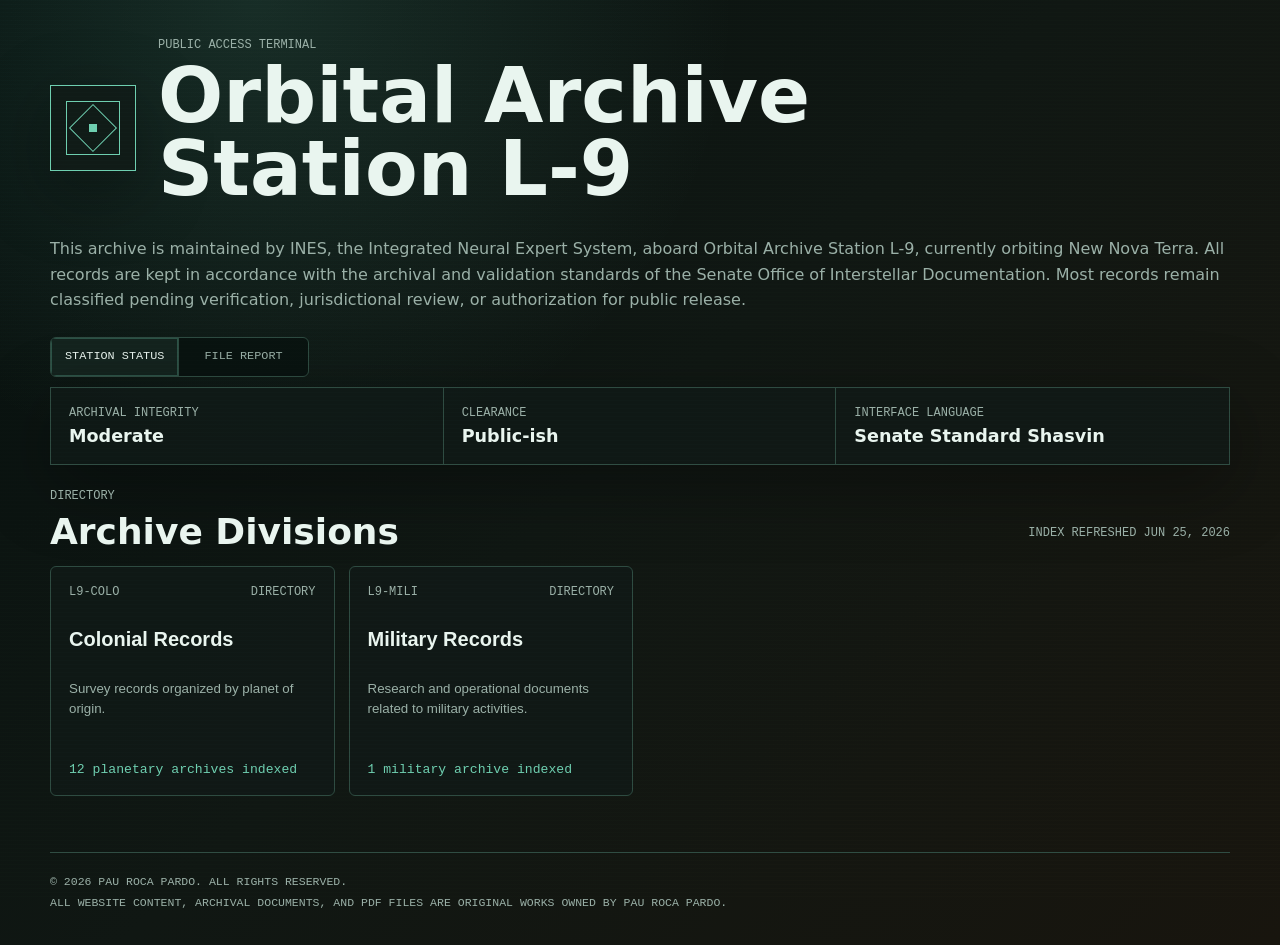
<file: index.html>
<!doctype html>
<html lang="en">
  <head>
    <meta charset="utf-8">
    <meta name="viewport" content="width=device-width, initial-scale=1">
    <meta http-equiv="refresh" content="0; url=./src/index.html">
    <title>Orbital Archive Station L-9</title>
    <link rel="icon" href="./favicon.ico" sizes="any">
    <script>
      const target = new URL("./src/index.html", window.location.href);
      target.search = window.location.search;
      target.hash = window.location.hash;
      window.location.replace(target);
    </script>
  </head>
  <body>
    <p><a href="./src/index.html">Open Orbital Archive Station L-9</a></p>
  </body>
</html>
</file>
<file: src/styles.css>
:root {
  color-scheme: dark;
  --bg: #07110f;
  --panel: #101a17;
  --panel-strong: #16241f;
  --line: #2e4b41;
  --line-bright: #6ecfb0;
  --text: #e9f5ef;
  --muted: #9ab0a7;
  --amber: #d7a944;
  --red: #d46d62;
  --shadow: 0 20px 70px rgba(0, 0, 0, 0.35);
}

* {
  box-sizing: border-box;
}

html,
body {
  max-width: 100%;
  overflow-x: hidden;
}

body {
  min-height: 100vh;
  margin: 0;
  background:
    radial-gradient(circle at 20% 0%, rgba(110, 207, 176, 0.14), transparent 30rem),
    linear-gradient(135deg, #07110f 0%, #101713 48%, #18150e 100%);
  color: var(--text);
  font-family: Inter, ui-sans-serif, system-ui, -apple-system, BlinkMacSystemFont, "Segoe UI", sans-serif;
  letter-spacing: 0;
}

button,
a {
  -webkit-tap-highlight-color: transparent;
}

.scanline {
  pointer-events: none;
  position: fixed;
  inset: 0;
  z-index: 5;
  background-image: repeating-linear-gradient(
    to bottom,
    rgba(255, 255, 255, 0.035) 0,
    rgba(255, 255, 255, 0.035) 1px,
    transparent 1px,
    transparent 4px
  );
  mix-blend-mode: soft-light;
}

.station-header,
.station-intro,
.archive-shell,
.site-footer {
  width: min(1180px, calc(100% - 32px));
  margin-inline: auto;
  min-width: 0;
}

.station-header {
  display: grid;
  grid-template-columns: auto minmax(0, 1fr);
  gap: 22px;
  align-items: center;
  padding: 38px 0 18px;
}

.station-intro {
  margin-bottom: 24px;
}

.station-intro .header-copy {
  width: 100%;
  max-width: none;
  text-wrap: wrap;
}


.station-mark {
  display: grid;
  place-items: center;
  width: 86px;
  aspect-ratio: 1;
  border: 1px solid var(--line-bright);
  background: rgba(16, 26, 23, 0.82);
  box-shadow: var(--shadow);
}

.station-mark span {
  grid-area: 1 / 1;
  display: block;
  border: 1px solid var(--line-bright);
}

.station-mark span:nth-child(1) {
  width: 54px;
  aspect-ratio: 1;
}

.station-mark span:nth-child(2) {
  width: 34px;
  aspect-ratio: 1;
  transform: rotate(45deg);
}

.station-mark span:nth-child(3) {
  width: 8px;
  aspect-ratio: 1;
  background: var(--line-bright);
}

.eyebrow,
.status-label,
.card-topline,
.document-id,
.document-action,
.generation-stamp {
  color: var(--muted);
  font-family: "SFMono-Regular", Consolas, "Liberation Mono", monospace;
  font-size: 0.75rem;
  text-transform: uppercase;
}

.eyebrow {
  margin: 0 0 8px;
}

h1,
h2,
p {
  margin-top: 0;
}

h1 {
  max-width: 820px;
  margin-bottom: 12px;
  font-size: clamp(2.2rem, 6vw, 5.2rem);
  line-height: 0.95;
}

h1 span {
  display: inline;
}

h2 {
  margin-bottom: 0;
  font-size: clamp(1.55rem, 3vw, 2.25rem);
}

.header-copy {
  max-width: 980px;
  margin-bottom: 0;
  color: var(--muted);
  font-size: 1rem;
  line-height: 1.6;
  text-wrap: balance;
}

.archive-shell {
  display: grid;
  gap: 24px;
  padding-bottom: 44px;
}

.site-footer {
  padding: 20px 0 34px;
  border-top: 1px solid var(--line);
  color: var(--muted);
  font-family: "SFMono-Regular", Consolas, "Liberation Mono", monospace;
  font-size: 0.72rem;
  line-height: 1.5;
  text-transform: uppercase;
}

.site-footer p {
  margin-bottom: 4px;
}

.site-footer p:last-child {
  margin-bottom: 0;
}

.archive-shell > section {
  min-width: 0;
  max-width: 100%;
}

.navigation-bar {
  display: flex;
  gap: 14px;
  align-items: center;
  min-width: 0;
}

.navigation-bar[hidden] {
  display: none;
}

.breadcrumbs {
  display: flex;
  flex-wrap: wrap;
  gap: 8px;
  align-items: center;
  min-width: 0;
  color: var(--muted);
  font-family: "SFMono-Regular", Consolas, "Liberation Mono", monospace;
  font-size: 0.75rem;
  text-transform: uppercase;
}

.breadcrumbs button {
  padding: 0;
  border: 0;
  background: transparent;
  color: var(--line-bright);
  font: inherit;
  text-transform: inherit;
  cursor: pointer;
}

.breadcrumbs button:hover,
.breadcrumbs button:focus-visible {
  color: var(--text);
  outline: none;
  text-decoration: underline;
  text-underline-offset: 3px;
}

.breadcrumb-separator {
  color: var(--line);
}

.status-summary {
  display: grid;
  gap: 10px;
}

.summary-switch {
  display: inline-grid;
  grid-template-columns: repeat(2, minmax(0, 1fr));
  justify-self: start;
  overflow: hidden;
  border: 1px solid var(--line);
  border-radius: 6px;
  background: rgba(7, 17, 15, 0.72);
}

.summary-switch button {
  -webkit-appearance: none;
  appearance: none;
  display: block;
  min-height: 38px;
  padding: 0 14px;
  border: 0;
  border-radius: 0;
  border-right: 1px solid var(--line);
  background: transparent;
  color: var(--muted);
  font-family: "SFMono-Regular", Consolas, "Liberation Mono", monospace;
  font-size: 0.74rem;
  line-height: 1;
  text-transform: uppercase;
  cursor: pointer;
}

.summary-switch button:last-child {
  border-right: 0;
}

.summary-switch button:hover,
.summary-switch button:focus-visible,
.summary-switch button[aria-pressed="true"] {
  background: rgba(22, 36, 31, 0.95);
  color: var(--text);
  outline: none;
}

.summary-switch button[aria-pressed="true"] {
  box-shadow: inset 0 0 0 1px rgba(110, 207, 176, 0.28);
}

.status-panel {
  display: grid;
  grid-template-columns: repeat(3, minmax(0, 1fr));
  width: 100%;
  max-width: 100%;
  min-width: 0;
  border: 1px solid var(--line);
  background: rgba(16, 26, 23, 0.72);
  box-shadow: var(--shadow);
}

.status-panel > div {
  display: grid;
  gap: 6px;
  min-width: 0;
  padding: 18px;
  border-right: 1px solid var(--line);
}

.status-panel > div:last-child {
  border-right: 0;
}

.status-panel strong {
  font-size: 1.1rem;
  min-width: 0;
  overflow-wrap: anywhere;
}

.status-detail {
  color: var(--muted);
  font-family: "SFMono-Regular", Consolas, "Liberation Mono", monospace;
  font-size: 0.75rem;
  text-transform: uppercase;
}

.status-panel .cleared strong {
  color: var(--line-bright);
}

.status-panel .in-progress strong {
  color: var(--amber);
}

.status-panel .classified strong {
  color: var(--red);
}

.status-panel .in-progress {
  background: rgba(44, 34, 14, 0.22);
}

.status-panel .classified {
  background: rgba(52, 19, 18, 0.24);
}


.section-heading {
  display: flex;
  gap: 16px;
  align-items: end;
  justify-content: space-between;
  margin-bottom: 14px;
}

.section-grid {
  display: flex;
  width: 100%;
  min-width: 0;
  gap: 14px;
  max-width: 100%;
  overflow-x: auto;
  overflow-y: hidden;
  -webkit-overflow-scrolling: touch;
  touch-action: pan-x pan-y;
  padding: 0 0 12px;
  overscroll-behavior-inline: contain;
  scrollbar-color: var(--line-bright) rgba(16, 26, 23, 0.86);
  scrollbar-width: thin;
  scroll-snap-type: inline proximity;
}

.section-grid::-webkit-scrollbar {
  height: 10px;
}

.section-grid::-webkit-scrollbar-track {
  background: rgba(16, 26, 23, 0.86);
  border-radius: 999px;
}

.section-grid::-webkit-scrollbar-thumb {
  background: var(--line-bright);
  border-radius: 999px;
}

.section-grid.layout-list {
  display: grid;
  gap: 10px;
  overflow: visible;
  padding-bottom: 0;
}

.section-card {
  display: grid;
  flex: 0 0 calc((100% - 42px) / 4);
  gap: 14px;
  min-width: 0;
  min-height: 230px;
  padding: 18px;
  border: 1px solid var(--line);
  border-radius: 6px;
  background: rgba(16, 26, 23, 0.76);
  color: var(--text);
  text-align: left;
  cursor: pointer;
  scroll-snap-align: start;
  transition: border-color 160ms ease, box-shadow 160ms ease, background 160ms ease;
}

.section-card:hover,
.section-card:focus-visible,
.section-card[data-active="true"] {
  border-color: var(--line-bright);
  background: rgba(22, 36, 31, 0.95);
  box-shadow: inset 0 0 0 1px rgba(110, 207, 176, 0.32), 0 0 22px rgba(110, 207, 176, 0.14);
  outline: none;
}

.section-card.maintenance {
  border-color: rgba(215, 169, 68, 0.45);
}

.section-card.maintenance:hover,
.section-card.maintenance:focus-visible {
  border-color: var(--amber);
  background: rgba(44, 34, 14, 0.5);
  box-shadow: inset 0 0 0 1px rgba(215, 169, 68, 0.3), 0 0 22px rgba(215, 169, 68, 0.14);
}

.section-card.in-progress {
  border-color: rgba(215, 169, 68, 0.64);
  background: rgba(44, 34, 14, 0.5);
}

.section-card.in-progress .card-status {
  color: var(--amber);
}

.section-card.classified {
  border-color: rgba(212, 109, 98, 0.72);
  background: rgba(52, 19, 18, 0.54);
  cursor: default;
}

.section-card.classified:hover {
  border-color: rgba(212, 109, 98, 0.72);
  background: rgba(52, 19, 18, 0.54);
  box-shadow: none;
}

.section-card.classified .card-status {
  color: var(--red);
}

.catalog-row {
  display: grid;
  width: 100%;
  min-width: 0;
  grid-template-columns: minmax(140px, 0.75fr) minmax(0, 2fr) minmax(190px, auto);
  gap: 16px;
  align-items: center;
  min-height: 82px;
  padding: 14px;
  border: 1px solid rgba(110, 207, 176, 0.22);
  border-radius: 4px;
  background: rgba(7, 17, 15, 0.62);
  color: var(--text);
  font: inherit;
  text-align: left;
}

button.catalog-row {
  cursor: pointer;
}

.catalog-row:hover,
.catalog-row:focus-visible {
  border-color: var(--line-bright);
  box-shadow: inset 0 0 0 1px rgba(110, 207, 176, 0.3), 0 0 18px rgba(110, 207, 176, 0.12);
  outline: none;
}

.catalog-row.in-progress {
  border-color: rgba(215, 169, 68, 0.64);
  background: rgba(44, 34, 14, 0.5);
}

.catalog-row.maintenance {
  border-color: rgba(215, 169, 68, 0.5);
  background: rgba(44, 34, 14, 0.38);
}

.catalog-row.in-progress:hover,
.catalog-row.in-progress:focus-visible,
.catalog-row.maintenance:hover,
.catalog-row.maintenance:focus-visible {
  border-color: var(--amber);
  box-shadow: inset 0 0 0 1px rgba(215, 169, 68, 0.3), 0 0 18px rgba(215, 169, 68, 0.12);
}

.catalog-row.classified {
  border-color: rgba(212, 109, 98, 0.72);
  background: rgba(52, 19, 18, 0.54);
}

.catalog-row.classified:hover,
.catalog-row.classified:focus-visible {
  border-color: var(--red);
  box-shadow: inset 0 0 0 1px rgba(212, 109, 98, 0.3), 0 0 18px rgba(212, 109, 98, 0.12);
}

.catalog-status {
  display: grid;
  gap: 6px;
  justify-items: end;
  min-width: 0;
  text-align: right;
}

.catalog-status strong {
  color: var(--line-bright);
  font-family: "SFMono-Regular", Consolas, "Liberation Mono", monospace;
  font-size: 0.78rem;
  font-weight: 400;
  text-transform: uppercase;
}

.catalog-row.in-progress .catalog-status strong,
.catalog-row.in-progress .document-action {
  color: var(--amber);
}

.catalog-row.maintenance .catalog-status strong,
.catalog-row.maintenance .document-action {
  color: var(--amber);
}

.catalog-row.classified .catalog-status strong,
.catalog-row.classified .document-action {
  color: var(--red);
}

.card-topline {
  display: flex;
  justify-content: space-between;
  gap: 10px;
}

.section-card strong {
  font-size: 1.25rem;
}

.card-copy {
  color: var(--muted);
  line-height: 1.45;
}

.card-status {
  align-self: end;
  color: var(--line-bright);
  font-family: "SFMono-Regular", Consolas, "Liberation Mono", monospace;
  font-size: 0.82rem;
}

.maintenance .card-status {
  color: var(--amber);
}

.document-panel {
  width: 100%;
  max-width: 100%;
  min-width: 0;
  border: 1px solid var(--line);
  border-radius: 6px;
  background: rgba(16, 26, 23, 0.78);
  box-shadow: var(--shadow);
  padding: 20px;
}

.document-panel[hidden] {
  display: none;
}

.ghost-button {
  min-height: 42px;
  padding: 0 14px;
  border: 1px solid var(--line);
  border-radius: 4px;
  background: rgba(7, 17, 15, 0.72);
  color: var(--text);
  cursor: pointer;
}

.ghost-button:hover,
.ghost-button:focus-visible {
  border-color: var(--line-bright);
  outline: none;
}

.document-list {
  display: grid;
  min-width: 0;
  gap: 10px;
}

.document-list.layout-cards {
  display: flex;
  width: 100%;
  max-width: 100%;
  gap: 14px;
  overflow-x: auto;
  padding-bottom: 12px;
  scroll-snap-type: inline proximity;
}

.document-card {
  color: var(--text);
  text-decoration: none;
}

.document-row {
  display: grid;
  width: 100%;
  max-width: 100%;
  min-width: 0;
  grid-template-columns: minmax(120px, 0.8fr) minmax(0, 2fr) minmax(120px, auto);
  gap: 16px;
  align-items: center;
  min-height: 74px;
  padding: 14px;
  border: 1px solid rgba(110, 207, 176, 0.22);
  border-radius: 4px;
  background: rgba(7, 17, 15, 0.62);
  color: var(--text);
  text-decoration: none;
}

.document-row:hover,
.document-row:focus-visible {
  border-color: var(--line-bright);
  outline: none;
}

.document-row.in-progress {
  border-color: rgba(215, 169, 68, 0.64);
  background: rgba(44, 34, 14, 0.5);
}

.document-row.in-progress:hover,
.document-row.in-progress:focus-visible {
  border-color: var(--amber);
}

.document-row.classified {
  border-color: rgba(212, 109, 98, 0.72);
  background: rgba(52, 19, 18, 0.54);
}

.document-row.classified:hover,
.document-row.classified:focus-visible {
  border-color: var(--red);
}

.document-row.unavailable {
  cursor: default;
}

.document-main {
  display: grid;
  gap: 5px;
  min-width: 0;
}

.document-row > * {
  min-width: 0;
  max-width: 100%;
}

.document-main strong,
.document-main span,
.document-id {
  overflow-wrap: anywhere;
  word-break: break-word;
}

.document-main span {
  color: var(--muted);
}

.document-row.in-progress .document-main span,
.document-row.in-progress .document-action {
  color: var(--amber);
}

.document-row.classified .document-main span,
.document-row.classified .document-action {
  color: var(--red);
}

.document-action {
  color: var(--line-bright);
  text-align: right;
  white-space: nowrap;
}

.maintenance-notice {
  display: grid;
  gap: 10px;
  padding: 18px;
  border: 1px solid rgba(215, 169, 68, 0.5);
  border-radius: 4px;
  background: rgba(44, 34, 14, 0.38);
}

.maintenance-notice span {
  color: var(--amber);
  font-family: "SFMono-Regular", Consolas, "Liberation Mono", monospace;
  font-size: 0.82rem;
}

.maintenance-notice p {
  margin-bottom: 0;
  color: var(--muted);
  line-height: 1.55;
}

.maintenance-notice.neutral {
  border-color: rgba(110, 207, 176, 0.35);
  background: rgba(7, 17, 15, 0.42);
}

.maintenance-notice.neutral span {
  color: var(--line-bright);
}

@media (max-width: 980px) {
  .header-copy {
    white-space: normal;
  }

  .section-grid {
    gap: 12px;
  }

  .section-card {
    flex-basis: min(320px, 72vw);
  }

  .document-row {
    grid-template-columns: minmax(0, 1fr) auto;
  }

  .document-id {
    grid-column: 1 / -1;
  }

  .catalog-row {
    grid-template-columns: minmax(0, 1fr) minmax(180px, auto);
  }

  .catalog-row .document-id {
    grid-column: 1 / -1;
  }
}

@media (max-width: 640px) {
  body {
    background:
      radial-gradient(circle at 50% -8rem, rgba(110, 207, 176, 0.16), transparent 20rem),
      linear-gradient(135deg, #07110f 0%, #101713 58%, #17140e 100%);
  }

  .station-header,
  .station-intro,
  .archive-shell,
  .site-footer {
    width: calc(100% - 20px);
    max-width: calc(100vw - 20px);
  }

  .station-header {
    grid-template-columns: auto minmax(0, 1fr);
    gap: 12px;
    align-items: start;
    padding: 18px 0 14px;
  }

  .station-mark {
    width: 42px;
    margin-top: 4px;
  }

  .station-mark span:nth-child(1) {
    width: 27px;
  }

  .station-mark span:nth-child(2) {
    width: 18px;
  }

  h1 {
    max-width: 100%;
    margin-bottom: 8px;
    font-size: 1.72rem;
    line-height: 1;
    overflow-wrap: anywhere;
  }

  h1 span {
    display: block;
  }

  h2 {
    font-size: 1.35rem;
  }

  .eyebrow,
  .status-label,
  .card-topline,
  .document-id,
  .document-action,
  .generation-stamp {
    font-size: 0.68rem;
  }

  .header-copy {
    font-size: 0.9rem;
    line-height: 1.45;
  }

  .archive-shell {
    gap: 16px;
    padding-bottom: 26px;
  }

  .site-footer {
    padding: 16px 0 24px;
    font-size: 0.64rem;
  }

  .navigation-bar {
    align-items: flex-start;
  }

  .ghost-button {
    flex: 0 0 auto;
    min-height: 36px;
    padding-inline: 10px;
  }

  .breadcrumbs {
    padding-top: 9px;
    font-size: 0.66rem;
  }

  .status-panel {
    width: 100%;
    max-width: 100%;
    min-width: 0;
    grid-template-columns: 1fr;
  }

  .summary-switch {
    width: 100%;
  }

  .summary-switch button {
    min-width: 0;
    padding: 0 10px;
    font-size: 0.68rem;
  }

  .status-panel > div {
    gap: 4px;
    min-width: 0;
    padding: 10px 12px;
    border-bottom: 1px solid var(--line);
    border-right: 0;
    border-left: 0;
  }

  .status-panel > div:last-child {
    border-bottom: 0;
  }

  .status-panel strong {
    font-size: 0.9rem;
    overflow-wrap: anywhere;
  }

  .status-detail {
    font-size: 0.68rem;
  }

  .section-heading {
    display: grid;
    align-items: start;
    gap: 6px;
    margin-bottom: 10px;
  }

  .section-grid {
    width: 100%;
    min-width: 0;
    gap: 10px;
    max-width: 100%;
    overflow-x: auto;
    overflow-y: hidden;
    padding-bottom: 10px;
    scroll-snap-type: inline mandatory;
  }

  .section-grid.layout-list {
    display: grid;
    overflow: visible;
    padding-bottom: 0;
  }

  .section-card {
    flex: 0 0 calc(100vw - 42px);
    max-width: calc(100vw - 42px);
    gap: 6px 10px;
    min-height: 0;
    padding: 12px;
    scroll-snap-align: start;
  }

  .card-topline,
  .card-status {
    grid-column: 1 / -1;
  }

  .card-topline {
    order: -1;
  }

  .section-card strong {
    font-size: 1.05rem;
  }

  .card-copy {
    grid-column: 1 / -1;
    font-size: 0.9rem;
    line-height: 1.35;
  }

  .card-status {
    margin-top: 2px;
    font-size: 0.72rem;
  }

  .document-panel {
    min-width: 0;
    padding: 12px;
  }

  .document-row {
    min-width: 0;
    max-width: 100%;
    grid-template-columns: 1fr;
    align-items: start;
    min-height: 0;
    gap: 8px;
    padding: 12px;
  }

  .catalog-row {
    grid-template-columns: 1fr;
    align-items: start;
    min-height: 0;
    gap: 8px;
    padding: 12px;
  }

  .catalog-status {
    justify-items: start;
    text-align: left;
  }

  .document-list.layout-cards {
    gap: 10px;
    scroll-snap-type: inline mandatory;
  }

  .document-list.layout-cards .section-card {
    flex: 0 0 calc(100vw - 68px);
    max-width: calc(100vw - 68px);
  }

  .document-main {
    gap: 4px;
  }

  .document-main strong {
    font-size: 0.98rem;
  }

  .document-action {
    text-align: left;
    white-space: normal;
  }

  .maintenance-notice {
    min-width: 0;
    padding: 12px;
  }
}
</file>
